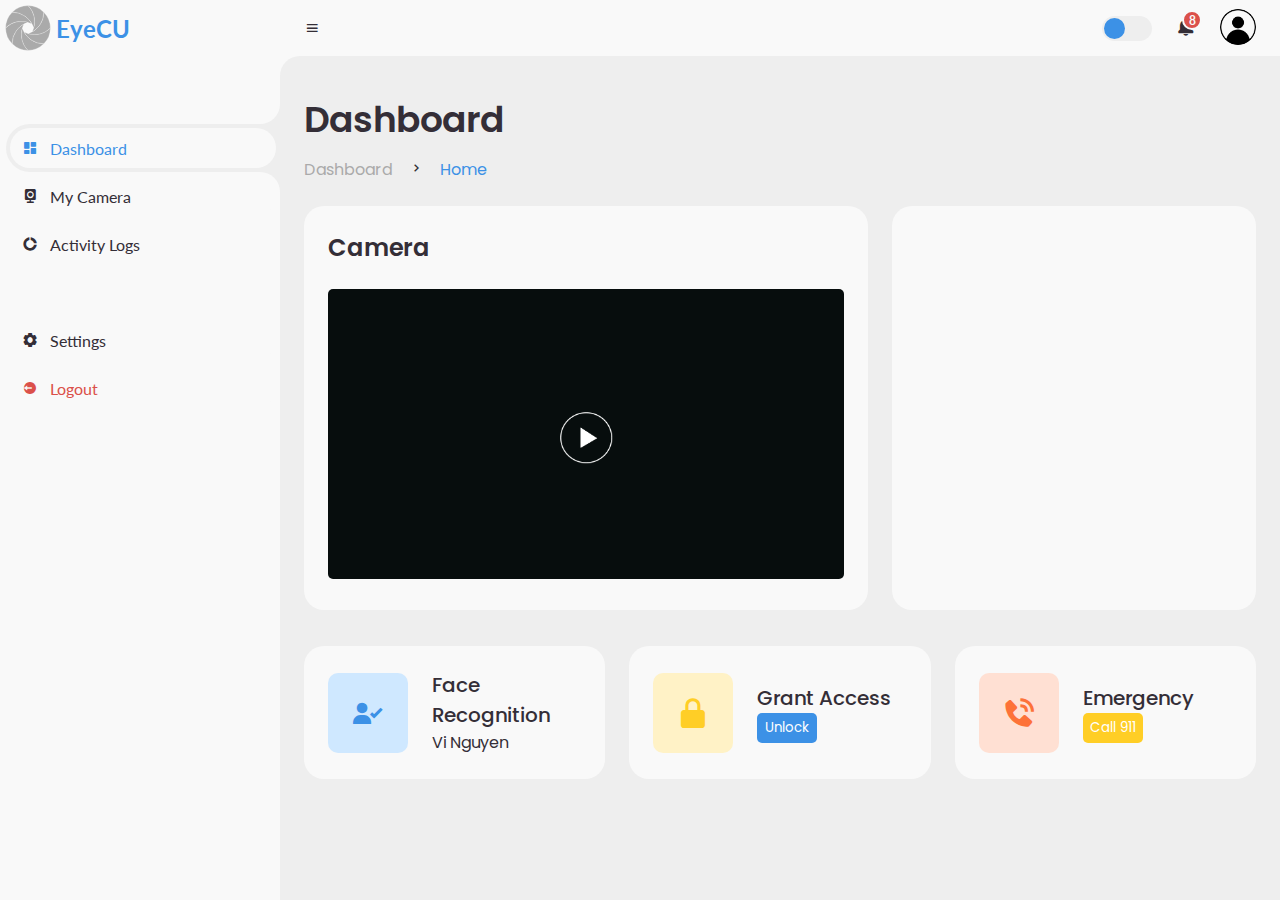
<file: dashboard.html>
<!DOCTYPE html>
<html lang="en">

<head>
	<meta charset="UTF-8">
	<meta name="viewport" content="width=device-width, initial-scale=1.0">

	<!-- Boxicons -->
	<link href='https://unpkg.com/boxicons@2.0.9/css/boxicons.min.css' rel='stylesheet'>
	<!-- My CSS -->
	<link rel="stylesheet" href="style.css">

	<title>EyeCU Dashboard</title>
</head>

<body>


	<!-- SIDEBAR -->
	<section id="sidebar">
		<a href="#" class="brand">
			<svg id="logo" viewbox=-100,-100,200,200 id=svg style="width: 20%;">
				<image id="user" x="-40" y="-40" width="80" height="80" href="./img/user.svg" />
				<image id="checkmark" x="10" y="-60" width="40" height="40" href="./img/green_check.svg" />
				<g id=bodies></g>
				<g id=edges></g>
			</svg><br>
			<span class="text" id="logoText">EyeCU</span>
		</a>
		<ul class="side-menu top">
			<li class="active">
				<a href="#">
					<i class='bx bxs-dashboard'></i>
					<span class="text" id="dashboard">Dashboard</span>
				</a>
			</li>
			<li>
				<a href="#">
					<i class='bx bxs-camera-home'></i>
					<span class="text" id="myCamera">My Camera</span>
				</a>
			</li>
			<li>
				<a href="#">
					<i class='bx bxs-doughnut-chart'></i>
					<span class="text">Activity Logs</span>
				</a>
			</li>
		</ul>
		<ul class="side-menu">
			<li>
				<a href="#">
					<i class='bx bxs-cog'></i>
					<span class="text" id="settings">Settings</span>
				</a>
			</li>
			<li>
				<a href="#" class="logout">
					<i class='bx bxs-log-out-circle'></i>
					<span class="text" id="logout">Logout</span>
				</a>
			</li>
		</ul>
	</section>
	<!-- SIDEBAR -->



	<!-- CONTENT -->
	<section id="content">
		<!-- NAVBAR -->
		<nav>
			<i class='bx bx-menu'></i>
			<form action="#" style="visibility: hidden;">
				<div class="form-input">
					<input type="search" placeholder="Search...">
					<button type="submit" class="search-btn"><i class='bx bx-search'></i></button>
				</div>
			</form>
			<input type="checkbox" id="switch-mode" hidden>
			<label for="switch-mode" class="switch-mode"></label>
			<a href="#" class="notification">
				<i class='bx bxs-bell'></i>
				<span class="num">8</span>
			</a>
			<a href="#" class="profile">
				<img src="img/woman.png" id="miniProfile">
			</a>
		</nav>
		<!-- NAVBAR -->

		<!-- MAIN -->
		<main>
			<div class="head-title">
				<div class="left">
					<h1>Dashboard</h1>
					<ul class="breadcrumb">
						<li>
							<a href="#">Dashboard</a>
						</li>
						<li><i class='bx bx-chevron-right'></i></li>
						<li>
							<a class="active" href="#">Home</a>
						</li>
					</ul>
				</div>
			</div>

			<div class="table-data">
				<div class="order">
					<div class="head" height="50%">
						<h3>Camera</h3>
						<!-- <i class='bx bx-search'></i>
						<i class='bx bx-filter'></i> -->
					</div>
					<div class="video-feature" id="videoFeature">
						<img src="img\solidblack-background.jpg" width="100%" class="feature-img" id="displayImg">
						<img src="img\play-btn.png" width="10%" class="play-btn" id="playButton"
							onclick="playVideo('img/video.mp4')">
						<!-- <div class="video-feature">
							<img src="img\solidblack-background.jpg" width="100%"  class="feature-img">
							<img src="img\play-btn.png" width="20%" class="play-btn">
						</div> -->
					</div>
				</div>
				<div class="todo">
					<div class="head" style="display: none;">
						<h3>Activity Logs</h3>
						<i class='bx bx-plus'></i>
						<i class='bx bx-filter'></i>
					</div>
					<ul class="todo-list" style="display: none;">
						<li class="completed">
							<p>Vi Nguyen was recognized</p>
							<i class='bx bx-dots-vertical-rounded'></i>
						</li>
						<li class="completed">
							<p>You granted access to Vi Nguyen</p>
							<i class='bx bx-dots-vertical-rounded'></i>
						</li>
						<li class="not-completed">
							<p>An unknown person was recognized</p>
							<i class='bx bx-dots-vertical-rounded'></i>
						</li>
						<li class="completed">
							<p>You granted access to Vi Nguyen</p>
							<i class='bx bx-dots-vertical-rounded'></i>
						</li>
						<li class="completed">
							<p>An unknown person was recognized</p>
							<i class='bx bx-dots-vertical-rounded'></i>
						</li>
					</ul>
				</div>
			</div>
			<ul class="box-info">
				<li>
					<span>
						<i class='bx bxs-user-check'></i>
					</span>
					<span class="text">
						<h3>Face Recognition</h3>
						<p>Vi Nguyen</p>
					</span>
				</li>
				<li>
					<span>
						<i id="lock-icon" class='bx bxs-lock-alt'></i>
						<i id="unlock-icon" class='bx bxs-lock-open-alt' style="display:none"></i>
					</span>
					<span class="text">
						<h3 class="box-title">Grant Access</h3>
						<div class="buttons">
							<!-- <button class="unlock-btn" type="submit" onclick="toggleUnclock()">Unlock</button> -->
							<button id="lock-btn" class="unlock-btn" type="submit"
								onclick="toggleLock()">Unlock</button>
						</div>
					</span>
				</li>
				<li>
					<i class='bx bxs-phone-call'></i>
					<span class="text">
						<h3>Emergency</h3>
						<button class="emergency-btn" type="submit">Call 911</button>
					</span>
				</li>
			</ul>
		</main>
		<!-- MAIN -->
	</section>
	<!-- CONTENT -->


	<script src="https://code.jquery.com/jquery-3.2.1.slim.min.js"
		integrity="sha384-KJ3o2DKtIkvYIK3UENzmM7KCkRr/rE9/Qpg6aAZGJwFDMVNA/GpGFF93hXpG5KkN"
		crossorigin="anonymous"></script>
	<script src="script.js"></script>
</body>

</html>
</file>
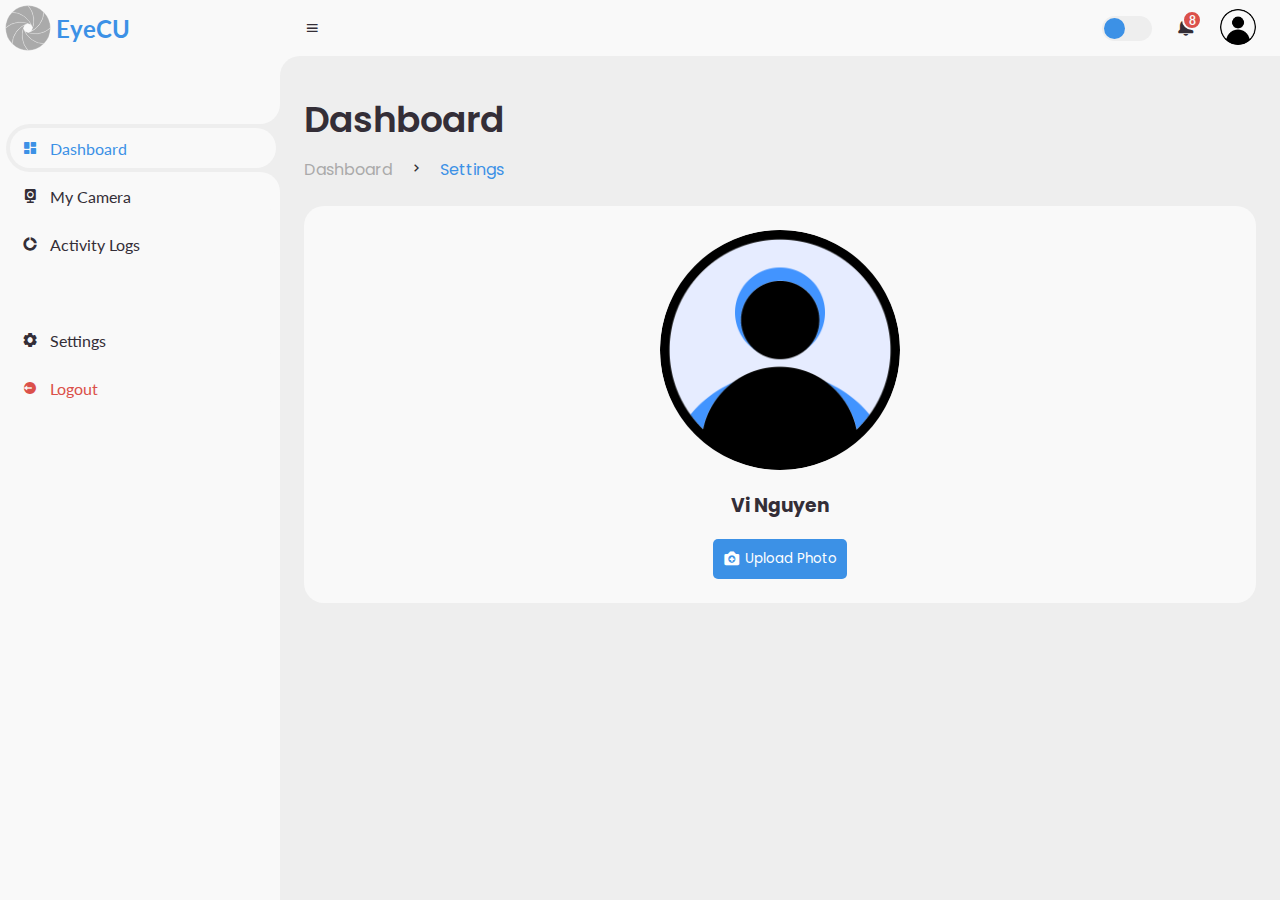
<file: userProfile.html>
<!DOCTYPE html>
<html lang="en">
<head>
	<meta charset="UTF-8">
	<meta name="viewport" content="width=device-width, initial-scale=1.0">

	<!-- Boxicons -->
	<link href='https://unpkg.com/boxicons@2.0.9/css/boxicons.min.css' rel='stylesheet'>
	<!-- My CSS -->
	<link rel="stylesheet" href="style.css">

	<title>EyeCU Dashboard</title>
</head>
<body>


	<!-- SIDEBAR -->
	<section id="sidebar">
		<a href="#" class="brand">
            <svg id="logo" viewbox=-100,-100,200,200 id=svg style="width: 20%;">
				<image id="user" x="-40" y="-40" width="80" height="80" href="./img/user.svg" />
				<image id="checkmark" x="10" y="-60" width="40" height="40" href="./img/green_check.svg" />
				<g id=bodies></g>
				<g id=edges></g>
			</svg><br>
			<span class="text" id="logoText">EyeCU</span>
		</a>
		<ul class="side-menu top">
			<li class="active">
				<a href="#">
					<i class='bx bxs-dashboard' ></i>
					<span class="text" id="dashboard">Dashboard</span>
				</a>
			</li>
			<li>
				<a href="#">
					<i class='bx bxs-camera-home' ></i>
					<span class="text" id="myCamera">My Camera</span>
				</a>
			</li>
			<li>
				<a href="#">
					<i class='bx bxs-doughnut-chart' ></i>
					<span class="text">Activity Logs</span>
				</a>
			</li>
		</ul>
		<ul class="side-menu">
			<li>
				<a href="#">
					<i class='bx bxs-cog' ></i>
					<span class="text" id="settings">Settings</span>
				</a>
			</li>
			<li>
				<a href="#" class="logout">
					<i class='bx bxs-log-out-circle' ></i>
					<span class="text" id="logout">Logout</span>
				</a>
			</li>
		</ul>
	</section>
	<!-- SIDEBAR -->



	<!-- CONTENT -->
	<section id="content">
		<!-- NAVBAR -->
		<nav>
			<i class='bx bx-menu' ></i>
			<form action="#" style="visibility: hidden;">
				<div class="form-input">
					<input type="search" placeholder="Search...">
					<button type="submit" class="search-btn"><i class='bx bx-search' ></i></button>
				</div>
			</form>
			<input type="checkbox" id="switch-mode" hidden>
			<label for="switch-mode" class="switch-mode"></label>
			<a href="#" class="notification">
				<i class='bx bxs-bell' ></i>
				<span class="num">8</span>
			</a>
			<a href="#" class="profile">
				<img src="img/woman.png" id="miniProfile">
			</a>
		</nav>
		<!-- NAVBAR -->

		<!-- MAIN -->
		<main>
			<div class="head-title">
				<div class="left">
					<h1>Dashboard</h1>
					<ul class="breadcrumb">
						<li>
							<a href="#">Dashboard</a>
						</li>
						<li><i class='bx bx-chevron-right' ></i></li>
						<li>
							<a class="active" href="#">Settings</a>
						</li>
					</ul>
				</div>
			</div>

			<ul class="box-info" style="display: none;">
				<li>
					<i class='bx bxs-user' id="editUser"></i>
					<span class="text">
						<h3>Vi Nguyen</h3>
                        <button class="user-edit-btn" id="showUploadBtn" onclick="showUpload()">Upload Photo</button>
					</span>
				</li>
				<li>
					<i class='bx bxs-group' ></i>
					<span class="text">
						<h3>Sam Nguyen</h3>
                        <div class="buttons">
							<button class="user-edit-btn" type="submit">Edit Profile</button>
                            <button class="subUser-remove-btn" type="submit">Remove Profile</button>
						</div>
					</span>
				</li>
				<li>
					<i class='bx bxs-add-to-queue' ></i>
					<span class="text">
						<h3>New User</h3>
                        <button class="user-edit-btn" type="submit" >Add a Profile</button>
					</span>
				</li>
			</ul>


			<div class="table-data">
				<div class="order" id="order">
					<div class="picture-upload">
                        <img src="img\user.png" class="img-container" id="chosenImage" style="margin-bottom: 1%;"><br>
                        <figcaption id="fileName"></figcaption>
                        <span class="text">
                            <h3 style="margin-bottom: 1%; margin-top: .5%;">Vi Nguyen</h3>
                        </span>
                        <button class="upload-btn" type="submit" onclick="document.getElementById('uploadBtn').click()"><i class='bx bxs-camera-plus' style="font-size: large; vertical-align: middle;"></i> Upload Photo</button>
                        <input id="uploadBtn" style="display: none;" type="file" accept="image/png, image/jpg">
                    </div>
					<div class="video-feature" id="videoFeature">
					</div>
				</div>
			</div>
			
		</main>
		<!-- MAIN -->
	</section>
	<!-- CONTENT -->
	
   

	<script src="script.js"></script>
    <script src="script-settings.js"></script>
</body>
</html>
</file>
<file: style.css>
@import url('https://fonts.googleapis.com/css2?family=Lato:wght@400;700&family=Poppins:wght@400;500;600;700&display=swap');

/*----INDEX-LOGIN/SIGNUP CSS-----*/

*{
    margin: 0;
    padding: 0;
    box-sizing: border-box;
}

.header {
    width: 100%;
    height: 100%;
    position: absolute;
    background-color: aquamarine;
}

.card {
    width: 400px;
    height: 300px;
    position: relative;
    margin: 6% auto;
    color: rgb(255, 255, 255);
    background-color: rgba(255, 145, 157);
    border-radius: 15px;
    padding: 5px;
}

/*----DASHBOARD CSS-----*/

a {
	text-decoration: none;
}

li {
	list-style: none;
}

:root {
	--poppins: 'Poppins', sans-serif;
	--lato: 'Lato', sans-serif;

	--light: #F9F9F9;
	--blue: #3C91E6;
	--light-blue: #CFE8FF;
	--grey: #eee;
	--dark-grey: #AAAAAA;
	--dark: #342E37;
	--red: #DB504A;
	--yellow: #FFCE26;
	--light-yellow: #FFF2C6;
	--orange: #FD7238;
	--light-orange: #FFE0D3;
}

html {
	overflow-x: hidden;
}

body.dark {
	--light: #0C0C1E;
	--grey: #060714;
	--dark: #FBFBFB;
}

body {
	background: var(--grey);
	overflow-x: hidden;
}


/* SIDEBAR */
#sidebar {
	position: fixed;
	top: 0;
	left: 0;
	width: 280px;
	height: 100%;
	background: var(--light);
	z-index: 2000;
	font-family: var(--lato);
	transition: .3s ease;
	overflow-x: hidden;
	scrollbar-width: none;
}
#sidebar::--webkit-scrollbar {
	display: none;
}
#sidebar.hide {
	width: 60px;
}
#sidebar .brand {
	font-size: 24px;
	font-weight: 700;
	height: 56px;
	display: flex;
	align-items: center;
	color: var(--blue);
	position: sticky;
	top: 0;
	left: 0;
	background: var(--light);
	z-index: 500;
	padding-bottom: 20px;
	box-sizing: content-box;
}
#sidebar .brand .bx {
	min-width: 60px;
	display: flex;
	justify-content: center;
}
#sidebar .side-menu {
	width: 100%;
	margin-top: 48px;
}
#sidebar .side-menu li {
	height: 48px;
	background: transparent;
	margin-left: 6px;
	border-radius: 48px 0 0 48px;
	padding: 4px;
}
#sidebar .side-menu li.active {
	background: var(--grey);
	position: relative;
}
#sidebar .side-menu li.active::before {
	content: '';
	position: absolute;
	width: 40px;
	height: 40px;
	border-radius: 50%;
	top: -40px;
	right: 0;
	box-shadow: 20px 20px 0 var(--grey);
	z-index: -1;
}
#sidebar .side-menu li.active::after {
	content: '';
	position: absolute;
	width: 40px;
	height: 40px;
	border-radius: 50%;
	bottom: -40px;
	right: 0;
	box-shadow: 20px -20px 0 var(--grey);
	z-index: -1;
}
#sidebar .side-menu li a {
	width: 100%;
	height: 100%;
	background: var(--light);
	display: flex;
	align-items: center;
	border-radius: 48px;
	font-size: 16px;
	color: var(--dark);
	white-space: nowrap;
	overflow-x: hidden;
}
#sidebar .side-menu.top li.active a {
	color: var(--blue);
}
#sidebar.hide .side-menu li a {
	width: calc(48px - (4px * 2));
	transition: width .3s ease;
}
#sidebar .side-menu li a.logout {
	color: var(--red);
}
#sidebar .side-menu.top li a:hover {
	color: var(--blue);
}
#sidebar .side-menu li a .bx {
	min-width: calc(60px  - ((4px + 6px) * 2));
	display: flex;
	justify-content: center;
}
/* SIDEBAR */





/* CONTENT */
#content {
	position: relative;
	width: calc(100% - 280px);
	left: 280px;
	transition: .3s ease;
}
#sidebar.hide ~ #content {
	width: calc(100% - 60px);
	left: 60px;
}




/* NAVBAR */
#content nav {
	height: 56px;
	background: var(--light);
	padding: 0 24px;
	display: flex;
	align-items: center;
	grid-gap: 24px;
	font-family: var(--lato);
	position: sticky;
	top: 0;
	left: 0;
	z-index: 1000;
}
#content nav::before {
	content: '';
	position: absolute;
	width: 40px;
	height: 40px;
	bottom: -40px;
	left: 0;
	border-radius: 50%;
	box-shadow: -20px -20px 0 var(--light);
}
#content nav a {
	color: var(--dark);
}
#content nav .bx.bx-menu {
	cursor: pointer;
	color: var(--dark);
}
#content nav .nav-link {
	font-size: 16px;
	transition: .3s ease;
}
#content nav .nav-link:hover {
	color: var(--blue);
}
#content nav form {
	max-width: 400px;
	width: 100%;
	margin-right: auto;
}
#content nav form .form-input {
	display: flex;
	align-items: center;
	height: 36px;
}
#content nav form .form-input input {
	flex-grow: 1;
	padding: 0 16px;
	height: 100%;
	border: none;
	background: var(--grey);
	border-radius: 36px 0 0 36px;
	outline: none;
	width: 100%;
	color: var(--dark);
}
#content nav form .form-input button {
	width: 36px;
	height: 100%;
	display: flex;
	justify-content: center;
	align-items: center;
	background: var(--blue);
	color: var(--light);
	font-size: 18px;
	border: none;
	outline: none;
	border-radius: 0 36px 36px 0;
	cursor: pointer;
}
#content nav .notification {
	font-size: 20px;
	position: relative;
}
#content nav .notification .num {
	position: absolute;
	top: -6px;
	right: -6px;
	width: 20px;
	height: 20px;
	border-radius: 50%;
	border: 2px solid var(--light);
	background: var(--red);
	color: var(--light);
	font-weight: 700;
	font-size: 12px;
	display: flex;
	justify-content: center;
	align-items: center;
}
#content nav .profile img {
	width: 36px;
	height: 36px;
	object-fit: cover;
	border-radius: 50%;
}
#content nav .switch-mode {
	display: block;
	min-width: 50px;
	height: 25px;
	border-radius: 25px;
	background: var(--grey);
	cursor: pointer;
	position: relative;
}
#content nav .switch-mode::before {
	content: '';
	position: absolute;
	top: 2px;
	left: 2px;
	bottom: 2px;
	width: calc(25px - 4px);
	background: var(--blue);
	border-radius: 50%;
	transition: all .3s ease;
}
#content nav #switch-mode:checked + .switch-mode::before {
	left: calc(100% - (25px - 4px) - 2px);
}
/* NAVBAR */





/* MAIN */
#content main {
	width: 100%;
	padding: 36px 24px;
	font-family: var(--poppins);
	max-height: calc(100vh - 56px);
	overflow-y: auto;
}
#content main .head-title {
	display: flex;
	align-items: center;
	justify-content: space-between;
	grid-gap: 16px;
	flex-wrap: wrap;
}
#content main .head-title .left h1 {
	font-size: 36px;
	font-weight: 600;
	margin-bottom: 10px;
	color: var(--dark);
}
#content main .head-title .left .breadcrumb {
	display: flex;
	align-items: center;
	grid-gap: 16px;
}
#content main .head-title .left .breadcrumb li {
	color: var(--dark);
}
#content main .head-title .left .breadcrumb li a {
	color: var(--dark-grey);
	pointer-events: none;
}
#content main .head-title .left .breadcrumb li a.active {
	color: var(--blue);
	pointer-events: unset;
}



#content main .box-info {
	display: grid;
	grid-template-columns: repeat(auto-fit, minmax(240px, 1fr));
	grid-gap: 24px;
	margin-top: 36px;
}
#content main .box-info li {
	padding: 24px;
	background: var(--light);
	border-radius: 20px;
	display: flex;
	align-items: center;
	grid-gap: 24px;
}
#content main .box-info li .bx {
	width: 80px;
	height: 80px;
	border-radius: 10px;
	font-size: 36px;
	display: flex;
	justify-content: center;
	align-items: center;
}
#content main .box-info li:nth-child(1) .bx {
	background: var(--light-blue);
	color: var(--blue);
    background-size: 100%, 100%;
    object-fit: cover;
}
#content main .box-info li:nth-child(2) .bx {
	background: var(--light-yellow);
	color: var(--yellow);
}
#content main .box-info li:nth-child(3) .bx {
	background: var(--light-orange);
	color: var(--orange);
}
#content main .box-info li .text h3 {
	font-size: 20px;
	font-weight: 500;
	color: var(--dark);
}
#content main .box-info li .text p {
	color: var(--dark);	
}





#content main .table-data {
	display: flex;
	flex-wrap: wrap;
	grid-gap: 24px;
	margin-top: 24px;
	width: 100%;
	color: var(--dark);
}
#content main .table-data > div {
	border-radius: 20px;
	background: var(--light);
	padding: 24px;
	overflow-x: auto;
}
#content main .table-data .head {
	display: flex;
	align-items: center;
	grid-gap: 16px;
	margin-bottom: 24px;
}
#content main .table-data .head h3 {
	margin-right: auto;
	font-size: 24px;
	font-weight: 600;
}
#content main .table-data .head .bx {
	cursor: pointer;
}

#content main .table-data .order {
	flex-grow: 1;
	flex-basis: 500px;
}
#content main .table-data .order table {
	width: 100%;
	border-collapse: collapse;
}

#content main .table-data .todo {
	flex-grow: 1;
	flex-basis: 300px;
}
#content main .table-data .todo .todo-list {
	width: 100%;
}
/* MAIN */
/* CONTENT */


/* RESPONSIVE CONTENT */

@media screen and (max-width: 768px) {
	#sidebar {
		width: 200px;
	}

	#content {
		width: calc(100% - 60px);
		left: 200px;
	}

	#content nav .nav-link {
		display: none;
	}
}




@media screen and (max-width: 576px) {
	#content nav form .form-input input {
		display: none;
	}

	#content nav form .form-input button {
		width: auto;
		height: auto;
		background: transparent;
		border-radius: none;
		color: var(--dark);
	}

	#content nav form.show .form-input input {
		display: block;
		width: 100%;
	}
	#content nav form.show .form-input button {
		width: 36px;
		height: 100%;
		border-radius: 0 36px 36px 0;
		color: var(--light);
		background: var(--red);
	}

	#content nav form.show ~ .notification,
	#content nav form.show ~ .profile {
		display: none;
	}

	#content main .box-info {
		grid-template-columns: 1fr;
	}

	#content main .table-data .head {
		min-width: 420px;
	}
	#content main .table-data .order table {
		min-width: 420px;
	}
	#content main .table-data .todo .todo-list {
		min-width: 420px;
	}
}

/*--------------------*/

.order {
    height: fit-content;
}

.video-feature {
    position: relative;
    overflow: hidden;
}

.feature-img {
    border-radius: 5px;
}

.play-btn {
    position: absolute;
    left: 50%;
    top: 50%; 
    transform: translate(-50%, -50%);
}

.box-info {
    position: relative;
    overflow: hidden;
}


.lock-btn {
    width: 60px;
    background-color: var(--orange);
    font-family: var(--poppins);
    color: white;
    padding: 5px;
    border: none;
    border-radius: 5px;
}

.unlock-btn {
    width: 60px;
    background-color: var(--blue);
    font-family: var(--poppins);
    color: white;
    padding: 5px;
    border: none;
    border-radius: 5px;
}

.emergency-btn {
    width: 60px;
    background-color: var(--yellow);
    font-family: var(--poppins);
    color: white;
    padding: 5px;
    border: none;
    border-radius: 5px;
}

.bxs-lock-open-alt {
    display: none;
}


/*-------User Profile Page----------*/

.user-edit-btn {
    width: fit-content;
    background-color: var(--blue);
    font-family: var(--poppins);
    color: white;
    padding: 5px;
    margin-top: 5px;
    border: none;
    border-radius: 5px;
}


.subUser-remove-btn {
    width: fit-content;
    background-color: var(--orange);
    font-family: var(--poppins);
    color: white;
    padding: 5px;
    margin-top: 5px;
    border: none;
    border-radius: 5px;
}

.order {
    justify-content: center;
}

.picture-upload {
    justify-content: center;
    text-align: center;
}

.img-container {
    height: 15rem;
    width: 15rem;
    position: relative;
    border-radius: 50%;
    background: url('img/user.png');
    background-size: 100%, 100%;
    object-fit: cover;
}

.upload-btn {
    width: fit-content;
    background-color: var(--blue);
    font-family: var(--poppins);
    color: white;
    padding: 10px;
    margin-top: 10px;
    border: none;
    border-radius: 5px;
}
</file>
